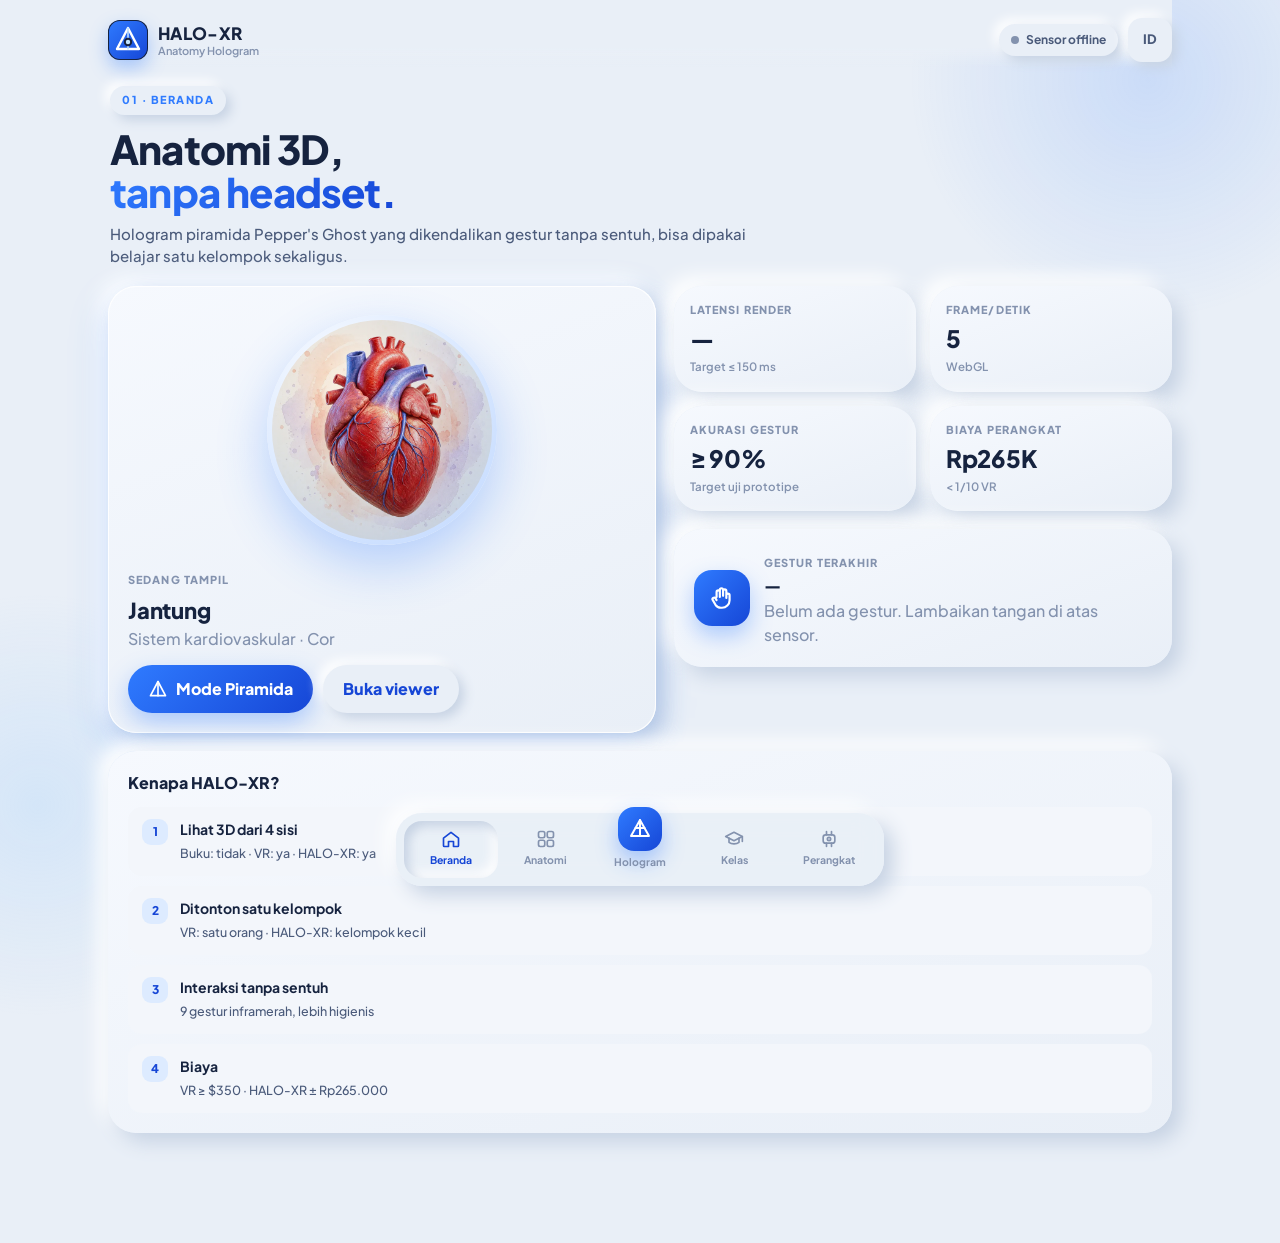
<file: index.html>
<!doctype html>
<html lang="id">
<head>
  <meta charset="utf-8" />
  <meta name="viewport" content="width=device-width, initial-scale=1, viewport-fit=cover" />
  <title>HALO-XR · Hologram Anatomi</title>
  <meta name="description" content="HALO-XR: hologram anatomi interaktif Pepper's Ghost dengan kontrol gestur tanpa sentuh untuk kelas Society 5.0." />
  <meta name="theme-color" content="#E9EFF7" />
  <link rel="manifest" href="manifest.json" />
  <link rel="icon" href="assets/icon.svg" type="image/svg+xml" />
  <link rel="preconnect" href="https://fonts.googleapis.com" />
  <link rel="preconnect" href="https://fonts.gstatic.com" crossorigin />
  <link href="https://fonts.googleapis.com/css2?family=Plus+Jakarta+Sans:wght@500;600;700;800&display=swap" rel="stylesheet" />
  <link rel="stylesheet" href="css/style.css" />
  <script type="importmap">
    { "imports": { "three": "./vendor/three/three.module.js", "three/addons/": "./vendor/three/addons/" } }
  </script>
</head>
<body>
  <div class="app">
    <header class="topbar">
      <div class="brand">
        <svg class="logo" viewBox="0 0 40 40" aria-hidden="true"><defs><linearGradient id="lg" x1="0" y1="0" x2="1" y2="1"><stop offset="0" stop-color="#2F7BFF"/><stop offset="1" stop-color="#1646D6"/></linearGradient></defs><rect width="40" height="40" rx="12" fill="url(#lg)"/><path d="M20 8 31 29H9Z" fill="none" stroke="#fff" stroke-width="2.4" stroke-linejoin="round"/><path d="M20 8v21" stroke="#BFE3FF" stroke-width="1.6"/><circle cx="20" cy="22" r="3.2" fill="#BFE3FF"/></svg>
        <div><b>HALO-XR</b><small>Anatomy Hologram</small></div>
      </div>
      <div class="top-actions">
        <button class="pill status" id="statusPill" data-go="device"><i class="dot"></i><span id="statusText"></span></button>
        <button class="icon-btn" id="langBtn" aria-label="Bahasa / Language">ID</button>
      </div>
    </header>

    <div class="banner" id="fileBanner" hidden>
      Buka lewat server lokal agar model 3D bisa dimuat: jalankan <code>start.cmd</code> (atau <code>python serve.py</code>) lalu buka <code>http://localhost:8000</code>.
    </div>

    <main>
      <!-- 01 · BERANDA -->
      <section class="screen" id="s-home">
        <div class="head">
          <span class="chip" data-t="home.chip"></span>
          <h1><span data-t="home.t1"></span><br /><span class="grad-text" data-t="home.t2"></span></h1>
          <p class="desc" data-t="home.desc"></p>
        </div>
        <div class="grid-2">
          <article class="card hero" id="homeHero">
            <div class="hero-art"><span class="orb"></span><img id="heroImg" alt="" /></div>
            <div class="hero-meta">
              <span class="label" data-t="home.now"></span>
              <h2 id="heroName"></h2>
              <p class="muted" id="heroSys"></p>
              <div class="row">
                <button class="btn-primary" data-act="pyramid"><svg viewBox="0 0 24 24"><path d="M12 3 21 20H3Z"/><path d="M12 3v17"/></svg><span data-t="home.start"></span></button>
                <button class="btn" data-go="viewer"><span data-t="home.open"></span></button>
              </div>
            </div>
          </article>
          <div class="stack">
            <div class="stats">
              <div class="card stat"><span class="label" data-t="home.stats.lat"></span><b id="stLat">—</b><small data-t="device.target"></small></div>
              <div class="card stat"><span class="label" data-t="home.stats.fps"></span><b id="stFps">—</b><small>WebGL</small></div>
              <div class="card stat"><span class="label" data-t="home.stats.acc"></span><b>≥ 90%</b><small id="accNote"></small></div>
              <div class="card stat"><span class="label" data-t="home.stats.cost"></span><b>Rp265K</b><small>&lt; 1/10 VR</small></div>
            </div>
            <div class="card gesture-last">
              <div class="g-ico" id="lastIco"></div>
              <div><span class="label" data-t="home.lastG"></span><p id="lastG" class="strong"></p><p id="lastA" class="muted"></p></div>
            </div>
          </div>
        </div>
        <div class="card">
          <h3 data-t="home.compare"></h3>
          <ul class="cmp" id="cmpList"></ul>
        </div>
      </section>

      <!-- 02 · ANATOMI -->
      <section class="screen" id="s-library">
        <div class="head">
          <span class="chip" data-t="library.chip"></span>
          <h1><span data-t="library.t1"></span><br /><span class="grad-text" data-t="library.t2"></span></h1>
          <p class="desc" data-t="library.desc"></p>
        </div>
        <label class="search"><svg viewBox="0 0 24 24"><circle cx="11" cy="11" r="7"/><path d="m20 20-4-4"/></svg><input id="search" type="search" /></label>
        <div class="organ-grid" id="organGrid"></div>
      </section>

      <!-- 03 · HOLOGRAM -->
      <section class="screen" id="s-viewer">
        <div class="head">
          <span class="chip" data-t="viewer.chip"></span>
          <h1><span id="vName"></span><br /><span class="grad-text" id="vSci"></span></h1>
          <p class="desc" id="vDesc"></p>
        </div>
        <div class="viewer-layout">
          <div class="stack">
            <div class="card hero stage-card">
              <div class="stage" id="stage">
                <div class="labels" id="labels"></div>
                <div class="loading" id="loading"><i></i><span data-t="viewer.loading"></span></div>
                <div class="seg seg-dark style-toggle" id="styleSeg">
                  <button data-style="real" data-t="viewer.real"></button><button data-style="holo" data-t="viewer.holo"></button>
                </div>
                <p class="stage-hint" data-t="viewer.hint"></p>
              </div>
            </div>
            <div class="controls">
              <button class="icon-btn" data-g="left" aria-label="Putar kiri"><svg viewBox="0 0 24 24"><path d="M20 12a8 8 0 1 1-2.3-5.6"/><path d="M18 3v4h-4"/></svg></button>
              <button class="icon-btn" data-g="right" aria-label="Putar kanan"><svg viewBox="0 0 24 24" style="transform:scaleX(-1)"><path d="M20 12a8 8 0 1 1-2.3-5.6"/><path d="M18 3v4h-4"/></svg></button>
              <button class="icon-btn" data-g="backward" aria-label="Perkecil"><svg viewBox="0 0 24 24"><circle cx="11" cy="11" r="7"/><path d="m20 20-4-4M8 11h6"/></svg></button>
              <button class="icon-btn" data-g="forward" aria-label="Perbesar"><svg viewBox="0 0 24 24"><circle cx="11" cy="11" r="7"/><path d="m20 20-4-4M8 11h6M11 8v6"/></svg></button>
              <button class="icon-btn" data-sense="cam" aria-label="Gestur kamera"><svg viewBox="0 0 24 24"><path d="M15 10l5-3v10l-5-3z"/><rect x="3" y="6" width="12" height="12" rx="3"/></svg></button>
              <button class="icon-btn" data-sense="mic" aria-label="Perintah suara"><svg viewBox="0 0 24 24"><rect x="9" y="3" width="6" height="11" rx="3"/><path d="M5 11a7 7 0 0 0 14 0M12 18v3"/></svg></button>
              <button class="icon-btn" data-act="reset" aria-label="Reset"><svg viewBox="0 0 24 24"><path d="M4 12a8 8 0 1 0 2.3-5.6"/><path d="M4 4v4h4"/></svg></button>
              <button class="btn-primary grow" data-act="pyramid"><svg viewBox="0 0 24 24"><path d="M12 3 21 20H3Z"/><path d="M12 3v17"/></svg><span data-t="viewer.pyramid"></span></button>
            </div>
          </div>
          <div class="stack">
            <div class="card">
              <div class="card-head"><h3 id="peelTitle"></h3><span class="pill soft" id="peelNow"></span></div>
              <div class="seg" id="peelSeg"></div>
            </div>
            <div class="card">
              <div class="card-head"><h3 data-t="viewer.structures"></h3>
                <label class="toggle"><input type="checkbox" id="autoRot" /><i></i><span data-t="viewer.auto"></span></label></div>
              <div class="chips" id="hotspots"></div>
              <div class="focus-box" id="focusBox"></div>
            </div>
            <div class="card">
              <h3 data-t="viewer.pad"></h3>
              <div class="pad" id="pad"></div>
            </div>
          </div>
        </div>
        <div class="card">
          <h3 data-t="viewer.facts"></h3>
          <dl class="facts" id="facts"></dl>
          <div class="did" id="did"></div>
        </div>
        <div class="grid-2" id="illus"></div>
        <div class="card" id="condCard"><h3 data-t="viewer.conditions"></h3><div class="chips static" id="conds"></div></div>
        <p class="credit">3D model & materi organ: <a href="https://github.com/thebuggeddev/anatomy" target="_blank" rel="noopener">thebuggeddev/anatomy</a></p>
      </section>

      <!-- 04 · KELAS -->
      <section class="screen" id="s-learn">
        <div class="head">
          <span class="chip" data-t="learn.chip"></span>
          <h1><span data-t="learn.t1"></span><br /><span class="grad-text" data-t="learn.t2"></span></h1>
          <p class="desc" data-t="learn.desc"></p>
        </div>
        <div class="grid-2">
          <div class="stack">
            <div class="card test" id="preCard"></div>
            <div class="card test" id="postCard"></div>
          </div>
          <div class="card hero gain">
            <span class="label" data-t="learn.ngain"></span>
            <svg class="gauge" viewBox="0 0 200 200" aria-hidden="true">
              <defs><linearGradient id="gg" x1="0" y1="0" x2="1" y2="1"><stop offset="0" stop-color="#2F7BFF"/><stop offset="1" stop-color="#1646D6"/></linearGradient></defs>
              <circle cx="100" cy="100" r="80" class="g-track"/><circle cx="100" cy="100" r="80" class="g-val" id="gaugeVal"/>
            </svg>
            <div class="gain-num"><b id="gainNum">—</b><span id="gainCat" class="pill soft"></span></div>
            <p class="muted small" id="gainNote"></p>
            <p class="muted small" data-t="learn.formula"></p>
            <button class="btn ghost" id="resetQuiz" data-t="learn.resetAll"></button>
          </div>
        </div>
        <div class="card survey-link">
          <div><h3 data-t="learn.survey"></h3><p class="muted small" data-t="learn.surveyDesc"></p></div>
          <a class="btn-primary" href="kuesioner.html" data-t="learn.surveyBtn"></a>
        </div>
        <div class="card">
          <h3 data-t="learn.topics"></h3>
          <div class="topic-list" id="topics"></div>
        </div>
      </section>

      <!-- 05 · PERANGKAT -->
      <section class="screen" id="s-device">
        <div class="head">
          <span class="chip" data-t="device.chip"></span>
          <h1><span data-t="device.t1"></span><br /><span class="grad-text" data-t="device.t2"></span></h1>
          <p class="desc" data-t="device.desc"></p>
        </div>
        <div class="card sense">
          <h3 data-t="sense.title"></h3>
          <p class="muted small sense-desc" data-t="sense.desc"></p>
          <div class="sense-grid">
            <div class="sense-col">
              <div class="sense-row"><label class="toggle"><input type="checkbox" id="camToggle" /><i></i><span data-t="sense.cam"></span></label><span class="pill soft" id="camSt"></span></div>
              <ul class="guide" id="camGuide"></ul>
              <p class="note" data-t="sense.camPrivacy"></p>
            </div>
            <div class="sense-col">
              <div class="sense-row"><label class="toggle"><input type="checkbox" id="micToggle" /><i></i><span data-t="sense.mic"></span></label><span class="pill soft" id="micSt"></span></div>
              <div class="heard"><span class="label" data-t="sense.heard"></span><p id="heard">—</p></div>
              <div class="chips static" id="voiceEx"></div>
              <label class="toggle"><input type="checkbox" id="wakeToggle" /><i></i><span data-t="sense.wake"></span></label>
              <p class="note" data-t="sense.micPrivacy"></p>
            </div>
          </div>
          <p class="muted small" data-t="sense.tip"></p>
        </div>
        <div class="grid-2">
          <div class="stack">
            <div class="card hero conn">
              <div class="conn-ico"><svg viewBox="0 0 24 24"><path d="m7 7 10 10-5 5V2l5 5L7 17"/></svg></div>
              <div><span class="label">ESP32 · PAJ7620U2</span><h3 id="connState"></h3><p class="muted small" id="connInfo"></p></div>
              <div class="row">
                <button class="btn-primary" id="bleBtn"></button>
                <button class="btn" id="demoBtn"></button>
              </div>
            </div>
            <div class="card">
              <div class="card-head"><h3 data-t="device.latency"></h3><span class="pill soft" id="latStatus"></span></div>
              <div class="tiles">
                <div><span class="label" data-t="device.last"></span><b id="latLast">—</b></div>
                <div><span class="label" data-t="device.avg"></span><b id="latAvg">—</b></div>
                <div><span class="label" data-t="device.max"></span><b id="latMax">—</b></div>
              </div>
              <div class="meter" role="meter" aria-valuemin="0" aria-valuemax="200" id="latMeter"><i id="latBar"></i><em style="left:75%"></em></div>
              <div class="meter-scale"><span>0</span><span data-t="device.target"></span><span>200 ms</span></div>
              <p class="muted small" data-t="device.latNote"></p>
            </div>
          </div>
          <div class="stack">
            <div class="card">
              <h3 data-t="device.calib"></h3>
              <label class="range"><span data-t="device.gap"></span><input type="range" id="gap" min="0.02" max="0.2" step="0.005" /><output id="gapOut"></output></label>
              <label class="range"><span data-t="device.size"></span><input type="range" id="size" min="0.18" max="0.45" step="0.01" /><output id="sizeOut"></output></label>
              <label class="toggle"><input type="checkbox" id="mirror" /><i></i><span data-t="device.mirror"></span></label>
              <label class="toggle"><input type="checkbox" id="guide" /><i></i><span>Guide</span></label>
              <button class="btn wide" data-act="pyramid"><span data-t="home.start"></span></button>
              <p class="note" data-t="device.note"></p>
            </div>
            <div class="card">
              <div class="card-head"><h3 data-t="device.lang"></h3><div class="seg mini" id="langSeg"><button data-lang="id">ID</button><button data-lang="en">EN</button></div></div>
            </div>
          </div>
        </div>
        <div class="card">
          <h3 data-t="device.map"></h3>
          <div class="gmap" id="gmap"></div>
        </div>
      </section>
    </main>

    <nav class="bottomnav" id="nav">
      <button data-go="home"><svg viewBox="0 0 24 24"><path d="M3 11 12 4l9 7v9a1 1 0 0 1-1 1h-5v-6H9v6H4a1 1 0 0 1-1-1Z"/></svg><span data-t="nav.home"></span></button>
      <button data-go="library"><svg viewBox="0 0 24 24"><rect x="3" y="3" width="7.5" height="7.5" rx="2"/><rect x="13.5" y="3" width="7.5" height="7.5" rx="2"/><rect x="3" y="13.5" width="7.5" height="7.5" rx="2"/><rect x="13.5" y="13.5" width="7.5" height="7.5" rx="2"/></svg><span data-t="nav.library"></span></button>
      <button data-go="viewer" class="center"><svg viewBox="0 0 24 24"><path d="M12 3 21 19H3Z"/><path d="M12 3v16M7.5 11h9"/></svg><span data-t="nav.viewer"></span></button>
      <button data-go="learn"><svg viewBox="0 0 24 24"><path d="m2 9 10-5 10 5-10 5Z"/><path d="M6 11v5c3 2.5 9 2.5 12 0v-5M22 9v6"/></svg><span data-t="nav.learn"></span></button>
      <button data-go="device"><svg viewBox="0 0 24 24"><rect x="5" y="7" width="14" height="10" rx="3"/><path d="M9 3v4M15 3v4M9 17v4M15 17v4"/><circle cx="12" cy="12" r="2"/></svg><span data-t="nav.device"></span></button>
    </nav>
  </div>

  <!-- Pratinjau kamera (mengambang) -->
  <div class="campip" id="campip" hidden><video id="camVideo" playsinline muted></video><canvas id="camCanvas"></canvas><b id="camLabel"></b></div>

  <!-- Overlay mode piramida -->
  <div class="pyramid" id="pyramid" hidden>
    <canvas id="pyrCanvas"></canvas>
    <div class="pyr-hud" id="pyrHud">
      <p data-t="pyr.tip"></p>
      <button class="icon-btn dark" data-sense="cam" aria-label="Gestur kamera"><svg viewBox="0 0 24 24"><path d="M15 10l5-3v10l-5-3z"/><rect x="3" y="6" width="12" height="12" rx="3"/></svg></button>
      <button class="icon-btn dark" data-sense="mic" aria-label="Perintah suara"><svg viewBox="0 0 24 24"><rect x="9" y="3" width="6" height="11" rx="3"/><path d="M5 11a7 7 0 0 0 14 0M12 18v3"/></svg></button>
      <button class="btn-primary" id="pyrExit"><span data-t="pyr.exit"></span></button>
    </div>
  </div>

  <!-- Sheet kuis -->
  <div class="sheet" id="sheet" hidden><div class="sheet-card card" id="sheetCard"></div></div>
  <div class="toast" id="toast" role="status"></div>

  <script src="js/i18n.js"></script>
  <script src="js/organs-id.js"></script>
  <script src="js/organs-en.js"></script>
  <script src="js/organs.js"></script>
  <script src="js/holo.js"></script>
  <script type="module" src="js/app.js"></script>
</body>
</html>
</file>
<file: css/style.css>
/* HALO-XR · style.css — neumorphism putih-biru (design token AQUENT) */
:root{
  --bg:#E9EFF7; --bg-2:#F3F6FB; --sd:#C6D2E3; --sl:#FFFFFF;
  --ink:#16233F; --ink-2:#4A5A7A; --muted:#8392AE;
  --blue:#2F7BFF; --deep:#1646D6; --sky:#8CC6FF; --ice:#DDEBFF; --aqua:#2A9FCB;
  --ok:#19B97A; --warn:#F5A524;
  --r-lg:28px; --r-md:20px; --r-sm:14px;
  --raise:9px 9px 20px var(--sd),-9px -9px 20px var(--sl);
  --raise-sm:5px 5px 12px var(--sd),-5px -5px 12px var(--sl);
  --inset:inset 5px 5px 11px var(--sd),inset -5px -5px 11px var(--sl);
  --aura:0 14px 40px rgba(47,123,255,.22),0 0 0 1px rgba(255,255,255,.9) inset;
  --grad:linear-gradient(135deg,#2F7BFF,#1646D6);
  --ease:cubic-bezier(.22,1,.36,1);
  --font:"Plus Jakarta Sans","Segoe UI",system-ui,sans-serif;
  --screen:radial-gradient(120% 90% at 50% 0%,#12285A 0%,#08132F 55%,#040917 100%);
}
*{box-sizing:border-box;margin:0;padding:0}
[hidden]{display:none!important}
html{-webkit-text-size-adjust:100%}
body{background:var(--bg);color:var(--ink);font-family:var(--font);font-weight:500;line-height:1.5;min-height:100dvh;overflow-x:hidden}
button,input{font:inherit;color:inherit}
button{border:0;background:none;cursor:pointer;-webkit-tap-highlight-color:transparent}
svg{width:20px;height:20px;fill:none;stroke:currentColor;stroke-width:2;stroke-linecap:round;stroke-linejoin:round;flex:none}
a{color:var(--blue)}
code{font-size:.9em;background:var(--ice);padding:1px 6px;border-radius:6px}
:focus-visible{outline:2px solid var(--blue);outline-offset:3px}

.app{max-width:520px;margin:0 auto;padding:0 16px calc(110px + env(safe-area-inset-bottom));position:relative}
body::before{content:"";position:fixed;inset:-20% -10% auto auto;width:520px;height:520px;border-radius:50%;background:radial-gradient(circle,rgba(47,123,255,.16),transparent 65%);pointer-events:none;z-index:-1}
body::after{content:"";position:fixed;inset:auto auto -15% -15%;width:460px;height:460px;border-radius:50%;background:radial-gradient(circle,rgba(140,198,255,.22),transparent 65%);pointer-events:none;z-index:-1}

/* ---------- topbar ---------- */
.topbar{display:flex;align-items:center;justify-content:space-between;gap:12px;padding:18px 0 6px;position:sticky;top:0;z-index:20;background:linear-gradient(var(--bg) 70%,transparent)}
.brand{display:flex;align-items:center;gap:10px}
.brand .logo{width:40px;height:40px;border-radius:12px;box-shadow:0 8px 18px rgba(47,123,255,.35)}
.brand b{display:block;font-weight:800;letter-spacing:.02em;font-size:17px}
.brand small{display:block;color:var(--muted);font-size:11px;font-weight:600;margin-top:-3px}
.top-actions{display:flex;gap:10px;align-items:center}
.icon-btn{width:44px;height:44px;border-radius:14px;background:var(--bg);box-shadow:var(--raise-sm);display:grid;place-items:center;font-weight:800;font-size:13px;color:var(--ink-2);transition:transform .2s var(--ease),box-shadow .2s}
.icon-btn:active,.icon-btn.flash{transform:scale(.94);box-shadow:var(--inset)}
.pill{display:inline-flex;align-items:center;gap:7px;padding:7px 12px;border-radius:999px;font-size:12px;font-weight:700;white-space:nowrap}
.pill.status{background:var(--bg);box-shadow:var(--raise-sm);color:var(--ink-2)}
.pill .dot{width:8px;height:8px;border-radius:50%;background:var(--muted)}
.pill.status.on .dot{background:var(--ok);box-shadow:0 0 0 4px rgba(25,185,122,.18)}
.pill.status.demo .dot{background:var(--blue);box-shadow:0 0 0 4px rgba(47,123,255,.18);animation:blink 1.6s infinite}
.pill.soft{background:var(--ice);color:var(--deep)}
.pill.soft.ok{background:#DDF6EC;color:#0E7A50}
.pill.soft.warn{background:#FDF0D9;color:#9A6200}
@keyframes blink{50%{opacity:.35}}
.banner{margin:10px 0;padding:12px 14px;border-radius:var(--r-sm);background:#FFF6E5;color:#7A4E00;font-size:13px;box-shadow:var(--raise-sm)}

/* ---------- layar ---------- */
.screen{display:none;flex-direction:column;gap:18px;padding-top:10px;animation:rise .5s var(--ease)}
.screen.active{display:flex}
@keyframes rise{from{opacity:0;transform:translateY(14px)}}
.head{padding:8px 2px 0}
.chip{display:inline-block;font-size:11px;font-weight:800;letter-spacing:.14em;color:var(--blue);background:var(--bg);box-shadow:var(--raise-sm);padding:6px 12px;border-radius:999px;margin-bottom:12px}
h1{font-size:clamp(28px,7.4vw,40px);line-height:1.08;font-weight:800;letter-spacing:-.02em}
h2{font-size:22px;font-weight:800;letter-spacing:-.01em}
h3{font-size:16px;font-weight:800}
.grad-text{background:var(--grad);-webkit-background-clip:text;background-clip:text;color:transparent}
.desc{color:var(--ink-2);margin-top:10px;font-size:15px;max-width:60ch}
.muted{color:var(--muted)} .small{font-size:12.5px} .strong{font-weight:800;font-size:17px}
.label{font-size:11px;font-weight:800;letter-spacing:.1em;text-transform:uppercase;color:var(--muted)}
.row{display:flex;gap:10px;flex-wrap:wrap;align-items:center}
.stack{display:flex;flex-direction:column;gap:18px;min-width:0}
.grid-2{display:grid;gap:18px}

/* ---------- kartu ---------- */
.card{background:linear-gradient(160deg,#F6F9FE,var(--bg));border-radius:var(--r-lg);box-shadow:var(--raise);padding:20px;min-width:0}
.card.hero{box-shadow:var(--aura),var(--raise)}
.card h3{margin-bottom:12px}
.card-head{display:flex;justify-content:space-between;align-items:center;gap:10px;margin-bottom:12px}
.card-head h3{margin:0}

.btn-primary{display:inline-flex;align-items:center;justify-content:center;gap:8px;background:var(--grad);color:#fff;border-radius:999px;padding:12px 20px;font-weight:800;box-shadow:0 10px 24px rgba(47,123,255,.35);transition:transform .2s var(--ease),box-shadow .2s}
.btn-primary:hover{transform:translateY(-1px);box-shadow:0 14px 30px rgba(47,123,255,.42)}
.btn-primary:active{transform:scale(.97)}
.btn-primary svg{stroke:#fff}
.btn{display:inline-flex;align-items:center;justify-content:center;gap:8px;padding:12px 20px;border-radius:999px;background:var(--bg);box-shadow:var(--raise-sm);font-weight:800;color:var(--deep);transition:transform .2s var(--ease)}
.btn:active{transform:scale(.97);box-shadow:var(--inset)}
.btn.ghost{box-shadow:none;color:var(--muted);padding:8px 0}
.btn.wide{width:100%;margin-top:6px}
.grow{flex:1}

/* hero beranda */
.hero-art{position:relative;display:grid;place-items:center;height:210px;margin:-6px -6px 6px}
.hero-art .orb{position:absolute;width:190px;height:190px;border-radius:50%;background:radial-gradient(circle at 35% 30%,#fff,#D6E6FF 60%,#BCD5FF);box-shadow:0 20px 50px rgba(47,123,255,.3)}
.hero-art img{position:relative;width:180px;height:180px;object-fit:cover;border-radius:50%;mix-blend-mode:multiply;animation:float 5s ease-in-out infinite}
@keyframes float{50%{transform:translateY(-8px)}}
.hero-meta h2{margin:4px 0 0}
.hero-meta .row{margin-top:14px}
.stats{display:grid;grid-template-columns:1fr 1fr;gap:14px}
.stat{padding:16px;display:flex;flex-direction:column;gap:2px}
.stat b{font-size:24px;font-weight:800;letter-spacing:-.01em}
.stat small{color:var(--muted);font-size:11.5px;font-weight:600}
.gesture-last{display:flex;gap:14px;align-items:center}
.g-ico{width:56px;height:56px;border-radius:18px;display:grid;place-items:center;background:var(--grad);color:#fff;box-shadow:0 10px 22px rgba(47,123,255,.35);flex:none}
.g-ico svg{width:26px;height:26px;stroke:#fff}
.cmp{list-style:none;display:grid;gap:10px}
.cmp li{display:flex;gap:12px;align-items:flex-start;padding:12px 14px;border-radius:var(--r-sm);background:var(--bg-2)}
.cmp li i{width:26px;height:26px;border-radius:9px;background:var(--ice);color:var(--deep);display:grid;place-items:center;flex:none;font-style:normal;font-weight:800;font-size:12px}
.cmp b{display:block;font-size:14px}
.cmp span{font-size:12.5px;color:var(--ink-2)}

/* ---------- pustaka ---------- */
.search{display:flex;align-items:center;gap:10px;padding:12px 16px;border-radius:999px;box-shadow:var(--inset);color:var(--muted)}
.search input{border:0;background:none;outline:none;width:100%;color:var(--ink)}
.organ-grid{display:grid;grid-template-columns:1fr 1fr;gap:16px}
.organ{text-align:left;padding:12px;display:flex;flex-direction:column;gap:10px;transition:transform .25s var(--ease)}
.organ:hover{transform:translateY(-3px)}
.organ.sel{box-shadow:var(--aura),var(--raise)}
.organ .thumb{aspect-ratio:1;border-radius:18px;overflow:hidden;background:#FBF4EA;display:grid;place-items:center;position:relative}
.organ .thumb img{width:100%;height:100%;object-fit:cover}
.organ .thumb.cellthumb{background:var(--screen)}
.organ b{font-size:15px;font-weight:800;display:block}
.organ small{color:var(--muted);font-size:12px;font-weight:600;display:block}
.organ .tag{position:absolute;top:8px;left:8px;font-size:10px;font-weight:800;padding:4px 8px;border-radius:999px;background:rgba(255,255,255,.9);color:var(--deep)}

/* ---------- viewer ---------- */
.viewer-layout{display:grid;gap:18px}
.stage-card{padding:10px}
.stage{position:relative;aspect-ratio:1/1;border-radius:22px;overflow:hidden;background:var(--screen);touch-action:none;cursor:grab}
.stage::before{content:"";position:absolute;inset:0;background-image:linear-gradient(rgba(140,198,255,.07) 1px,transparent 1px),linear-gradient(90deg,rgba(140,198,255,.07) 1px,transparent 1px);background-size:32px 32px;mask-image:radial-gradient(circle at 50% 60%,#000 20%,transparent 75%);pointer-events:none}
.stage canvas{position:absolute;inset:0;display:block}
.stage:active{cursor:grabbing}
.labels{position:absolute;inset:0;pointer-events:none;z-index:2}
.hs{position:absolute;transform:translate(10px,-50%);font-size:11.5px;font-weight:700;color:#EAF4FF;background:rgba(8,20,50,.72);border:1px solid rgba(140,198,255,.4);padding:4px 9px;border-radius:999px;white-space:nowrap;transition:opacity .25s;backdrop-filter:blur(4px)}
.hs.focus{background:var(--grad);border-color:transparent;box-shadow:0 6px 18px rgba(47,123,255,.5)}
.hs.hide{opacity:0}
.loading{position:absolute;inset:0;display:grid;place-content:center;justify-items:center;gap:12px;color:#BFE3FF;font-size:13px;font-weight:700;z-index:3;background:rgba(4,9,23,.4);transition:opacity .3s}
.loading.done{opacity:0;pointer-events:none}
.loading i{width:34px;height:34px;border-radius:50%;border:3px solid rgba(140,198,255,.25);border-top-color:var(--sky);animation:spin 1s linear infinite}
@keyframes spin{to{transform:rotate(360deg)}}
.style-toggle{position:absolute;top:12px;right:12px;z-index:3}
.stage-hint{position:absolute;bottom:10px;left:0;right:0;text-align:center;font-size:11px;color:rgba(191,227,255,.6);pointer-events:none;z-index:2}
.controls{display:flex;gap:10px;align-items:center;flex-wrap:wrap}
.controls svg{width:20px;height:20px}

.seg{display:flex;padding:5px;border-radius:999px;box-shadow:var(--inset);gap:4px}
.seg button{flex:1;padding:9px 10px;border-radius:999px;font-size:12.5px;font-weight:800;color:var(--ink-2);transition:all .25s var(--ease);white-space:nowrap}
.seg button.on{background:var(--grad);color:#fff;box-shadow:0 6px 14px rgba(47,123,255,.35)}
.seg.mini button{padding:6px 14px}
.seg-dark{box-shadow:none;background:rgba(8,20,50,.6);border:1px solid rgba(140,198,255,.3);backdrop-filter:blur(6px)}
.seg-dark button{color:#BFE3FF;padding:6px 12px;font-size:11.5px}
#peelSeg{flex-wrap:wrap;border-radius:20px}
#peelSeg button{min-width:calc(50% - 4px)}

.chips{display:flex;flex-wrap:wrap;gap:8px}
.chips button,.chips span{padding:8px 13px;border-radius:999px;background:var(--bg);box-shadow:var(--raise-sm);font-size:12.5px;font-weight:700;color:var(--ink-2);display:inline-flex;align-items:center;gap:6px}
.chips button i{width:8px;height:8px;border-radius:50%}
.chips button.on{background:var(--grad);color:#fff;box-shadow:0 6px 14px rgba(47,123,255,.35)}
.chips.static span{box-shadow:none;background:var(--bg-2)}
.focus-box{margin-top:14px;padding:14px;border-radius:var(--r-sm);background:var(--bg-2);min-height:64px}
.focus-box b{display:block;font-size:15px}
.focus-box p{font-size:13px;color:var(--ink-2)}

.toggle{display:inline-flex;align-items:center;gap:10px;font-size:13px;font-weight:700;color:var(--ink-2);cursor:pointer;margin:6px 0}
.toggle input{position:absolute;opacity:0;pointer-events:none}
.toggle i{width:46px;height:26px;border-radius:999px;box-shadow:var(--inset);position:relative;flex:none;transition:background .25s}
.toggle i::after{content:"";position:absolute;top:3px;left:3px;width:20px;height:20px;border-radius:50%;background:var(--bg-2);box-shadow:var(--raise-sm);transition:transform .3s var(--ease)}
.toggle input:checked+i{background:var(--grad);box-shadow:none}
.toggle input:checked+i::after{transform:translateX(20px);background:#fff}
.toggle input:focus-visible+i{outline:2px solid var(--blue);outline-offset:3px}

.pad{display:grid;grid-template-columns:repeat(3,1fr);gap:10px}
.pad button{display:flex;flex-direction:column;align-items:center;gap:4px;padding:12px 4px;border-radius:var(--r-sm);background:var(--bg);box-shadow:var(--raise-sm);font-size:11px;font-weight:700;color:var(--ink-2);transition:all .2s var(--ease)}
.pad button svg{width:22px;height:22px;color:var(--blue)}
.pad button:active,.pad button.flash{box-shadow:var(--inset);transform:scale(.96)}
.pad button.flash{color:var(--deep)}

.facts{display:grid;grid-template-columns:1fr 1fr;gap:10px}
.facts div{padding:12px;border-radius:var(--r-sm);background:var(--bg-2)}
.facts dt{font-size:10.5px;font-weight:800;letter-spacing:.08em;text-transform:uppercase;color:var(--muted)}
.facts dd{font-size:13.5px;font-weight:700;margin-top:2px}
.did{margin-top:14px;padding:14px 16px;border-radius:var(--r-sm);background:var(--ice);color:var(--deep);font-size:13.5px}
.did b{display:block;font-size:11px;letter-spacing:.1em;text-transform:uppercase;margin-bottom:2px}
.illu{padding:12px}
.illu img{width:100%;aspect-ratio:1;object-fit:cover;border-radius:18px;display:block}
.illu .label{display:block;margin:10px 4px 2px}
.credit{font-size:12px;color:var(--muted);text-align:center}

/* ---------- kelas ---------- */
.test{display:flex;align-items:center;gap:16px}
.test .num{width:64px;height:64px;border-radius:20px;display:grid;place-items:center;font-size:22px;font-weight:800;background:var(--bg);box-shadow:var(--raise-sm);color:var(--deep);flex:none}
.test .meta{flex:1;min-width:0}
.test .meta b{font-size:16px;display:block}
.gain{display:flex;flex-direction:column;align-items:center;text-align:center;gap:6px}
.gauge{width:180px;height:180px;transform:rotate(-90deg)}
.g-track{fill:none;stroke:var(--ice);stroke-width:16}
.g-val{fill:none;stroke:url(#gg);stroke-width:16;stroke-linecap:round;stroke-dasharray:502.65;stroke-dashoffset:502.65;transition:stroke-dashoffset 1s var(--ease)}
.gain-num{margin-top:-122px;margin-bottom:62px;display:flex;flex-direction:column;align-items:center;gap:6px}
.gain-num b{font-size:34px;font-weight:800}
.topic-list{display:grid;grid-template-columns:1fr 1fr;gap:10px}
.topic-list button{display:flex;align-items:center;gap:10px;padding:10px;border-radius:var(--r-sm);background:var(--bg-2);text-align:left;font-size:13px;font-weight:700}
.topic-list img,.topic-list .cellmini{width:40px;height:40px;border-radius:12px;object-fit:cover;flex:none;background:var(--screen)}

.survey-link{display:flex;align-items:center;justify-content:space-between;gap:14px;flex-wrap:wrap}
.survey-link h3{margin-bottom:2px}
.survey-link a{text-decoration:none}

/* ---------- perangkat ---------- */
.conn{display:grid;grid-template-columns:auto 1fr;gap:14px;align-items:center}
.conn .row{grid-column:1/-1}
.conn-ico{width:56px;height:56px;border-radius:18px;background:var(--bg);box-shadow:var(--raise-sm);display:grid;place-items:center;color:var(--muted)}
.conn-ico svg{width:26px;height:26px}
.conn.on .conn-ico{background:var(--grad);color:#fff;box-shadow:0 10px 22px rgba(47,123,255,.35)}
.tiles{display:grid;grid-template-columns:repeat(3,1fr);gap:10px}
.tiles div{padding:12px;border-radius:var(--r-sm);background:var(--bg-2)}
.tiles b{display:block;font-size:20px;font-weight:800}
.meter{position:relative;height:12px;border-radius:999px;box-shadow:var(--inset);margin:16px 0 6px;overflow:visible}
.meter i{position:absolute;left:0;top:0;bottom:0;border-radius:999px;background:var(--grad);width:0;transition:width .5s var(--ease)}
.meter i.over{background:linear-gradient(135deg,#F5A524,#E07B00)}
.meter em{position:absolute;top:-5px;bottom:-5px;width:2px;background:var(--ink-2);border-radius:2px}
.meter-scale{display:flex;justify-content:space-between;font-size:11px;color:var(--muted);font-weight:700;margin-bottom:8px}
.range{display:grid;grid-template-columns:1fr auto;gap:4px 10px;margin:8px 0 14px;font-size:13px;font-weight:700;color:var(--ink-2)}
.range input{grid-column:1/-1;-webkit-appearance:none;appearance:none;height:10px;border-radius:999px;box-shadow:var(--inset);background:transparent}
.range input::-webkit-slider-thumb{-webkit-appearance:none;width:24px;height:24px;border-radius:50%;background:var(--grad);box-shadow:0 4px 10px rgba(47,123,255,.4);cursor:pointer}
.range input::-moz-range-thumb{width:24px;height:24px;border:0;border-radius:50%;background:var(--grad);cursor:pointer}
.range output{color:var(--deep);font-weight:800}
.note{margin-top:12px;font-size:12.5px;color:var(--ink-2);padding:12px 14px;border-radius:var(--r-sm);background:var(--bg-2)}
.gmap{display:grid;grid-template-columns:1fr;gap:8px}
.gmap div{display:flex;align-items:center;gap:12px;padding:10px 12px;border-radius:var(--r-sm);background:var(--bg-2);transition:background .3s}
.gmap div.flash{background:var(--ice)}
.gmap svg{width:22px;height:22px;color:var(--blue)}
.gmap b{font-size:13.5px;min-width:110px}
.gmap span{font-size:13px;color:var(--ink-2)}

/* ---------- kontrol bawaan (kamera & suara) ---------- */
.icon-btn.on{background:var(--grad);color:#fff;box-shadow:0 8px 18px rgba(47,123,255,.4)}
.icon-btn.dark{background:rgba(140,198,255,.12);box-shadow:none;color:#BFE3FF;flex:none}
.icon-btn.dark.on{background:var(--grad);color:#fff}
.sense-desc{margin:-6px 0 14px}
.sense-grid{display:grid;gap:18px;margin-bottom:10px}
.sense-row{display:flex;justify-content:space-between;align-items:center;gap:10px}
.guide{list-style:none;display:grid;grid-template-columns:1fr 1fr;gap:8px;margin:8px 0}
.guide li{padding:9px 11px;border-radius:var(--r-sm);background:var(--bg-2);font-size:12px;color:var(--ink-2)}
.guide b{display:block;font-size:12.5px;color:var(--ink)}
.heard{margin:8px 0 10px;padding:12px 14px;border-radius:var(--r-sm);background:var(--ice)}
.heard p{font-weight:800;color:var(--deep);font-size:15px;min-height:22px}
.pill.soft.on{background:#DDF6EC;color:#0E7A50}
.pill.soft.err{background:#FDE7E3;color:#A23B2A}
.campip{position:fixed;right:16px;top:76px;width:120px;cursor:pointer;transition:width .3s var(--ease);aspect-ratio:4/3;border-radius:18px;overflow:hidden;z-index:110;background:#08132F;box-shadow:var(--aura),var(--raise-sm)}
.campip video,.campip canvas{position:absolute;inset:0;width:100%;height:100%;object-fit:cover}
.campip video{transform:scaleX(-1);opacity:.55}
.campip b{position:absolute;left:8px;bottom:6px;font-size:10.5px;color:#fff;text-shadow:0 1px 4px #000}
body.pyr-on .campip{top:auto;right:auto;left:16px;bottom:16px;opacity:.6;width:110px}
.campip.mini{width:52px}
.campip.mini b{display:none}
@media (min-width:900px){.sense-grid{grid-template-columns:1fr 1fr}.campip{width:180px}}

/* ---------- navigasi bawah ---------- */
.bottomnav{position:fixed;left:50%;bottom:calc(14px + env(safe-area-inset-bottom));transform:translateX(-50%);width:min(488px,calc(100% - 24px));display:grid;grid-template-columns:repeat(5,1fr);padding:8px;border-radius:26px;background:rgba(233,239,247,.92);backdrop-filter:blur(14px);box-shadow:var(--raise);z-index:30}
.bottomnav button{display:flex;flex-direction:column;align-items:center;gap:3px;padding:8px 0;border-radius:18px;font-size:10.5px;font-weight:700;color:var(--muted);transition:all .25s var(--ease)}
.bottomnav button.on{color:var(--deep);box-shadow:var(--inset)}
.bottomnav button.center svg{width:44px;height:44px;padding:10px;border-radius:16px;background:var(--grad);stroke:#fff;margin-top:-22px;box-shadow:0 10px 22px rgba(47,123,255,.4)}
.bottomnav button.center.on{box-shadow:none}

/* ---------- piramida ---------- */
.pyramid{position:fixed;inset:0;background:#000;z-index:100}
.pyramid canvas{width:100%;height:100%;display:block}
.pyramid.mirror canvas{}
.pyr-hud{position:absolute;left:50%;bottom:24px;transform:translateX(-50%);display:flex;align-items:center;gap:14px;padding:12px 12px 12px 18px;border-radius:999px;background:rgba(10,20,45,.85);color:#BFE3FF;font-size:12.5px;max-width:calc(100% - 32px);transition:opacity .4s}
.pyr-hud.hide{opacity:0;pointer-events:none}

/* ---------- sheet & toast ---------- */
.sheet{position:fixed;inset:0;background:rgba(22,35,63,.35);backdrop-filter:blur(6px);z-index:60;display:grid;place-items:end center;padding:16px}
.sheet-card{width:min(520px,100%);animation:rise .4s var(--ease);max-height:90dvh;overflow:auto}
.q-top{display:flex;justify-content:space-between;align-items:center;margin-bottom:12px}
.q-bar{height:8px;border-radius:999px;box-shadow:var(--inset);margin-bottom:16px;overflow:hidden}
.q-bar i{display:block;height:100%;background:var(--grad);border-radius:999px;transition:width .4s var(--ease)}
.q-text{font-size:18px;font-weight:800;margin-bottom:14px}
.opts{display:grid;gap:10px}
.opts button{text-align:left;padding:14px 16px;border-radius:var(--r-sm);background:var(--bg);box-shadow:var(--raise-sm);font-weight:700;transition:all .2s}
.opts button.right{background:#DDF6EC;color:#0E7A50;box-shadow:none}
.opts button.wrong{background:#FDE7E3;color:#A23B2A;box-shadow:none}
.opts button:disabled{cursor:default}
.sheet .row{margin-top:16px;justify-content:flex-end}
.toast{position:fixed;left:50%;bottom:110px;transform:translate(-50%,20px);padding:10px 18px;border-radius:999px;background:var(--ink);color:#fff;font-size:13px;font-weight:700;opacity:0;transition:all .35s var(--ease);z-index:120;pointer-events:none;white-space:nowrap}
.toast.show{opacity:1;transform:translate(-50%,0)}

/* ---------- tablet & desktop ---------- */
@media (min-width:900px){
  .app{max-width:1120px;padding-left:28px;padding-right:28px}
  .grid-2{grid-template-columns:1.1fr 1fr;align-items:start}
  .viewer-layout{grid-template-columns:1.25fr 1fr;align-items:start}
  .organ-grid{grid-template-columns:repeat(5,1fr)}
  .gmap{grid-template-columns:repeat(3,1fr)}
  .topic-list{grid-template-columns:repeat(5,1fr)}
  #illus{grid-template-columns:1fr 1fr}
  .hero-art{height:260px}
  .hero-art .orb{width:230px;height:230px}
  .hero-art img{width:220px;height:220px}
}
@media (min-width:600px) and (max-width:899px){
  .app{max-width:760px}
  .organ-grid{grid-template-columns:repeat(3,1fr)}
  #illus{grid-template-columns:1fr 1fr}
}
@media (prefers-reduced-motion:reduce){*{animation:none!important;transition:none!important}}
</file>
